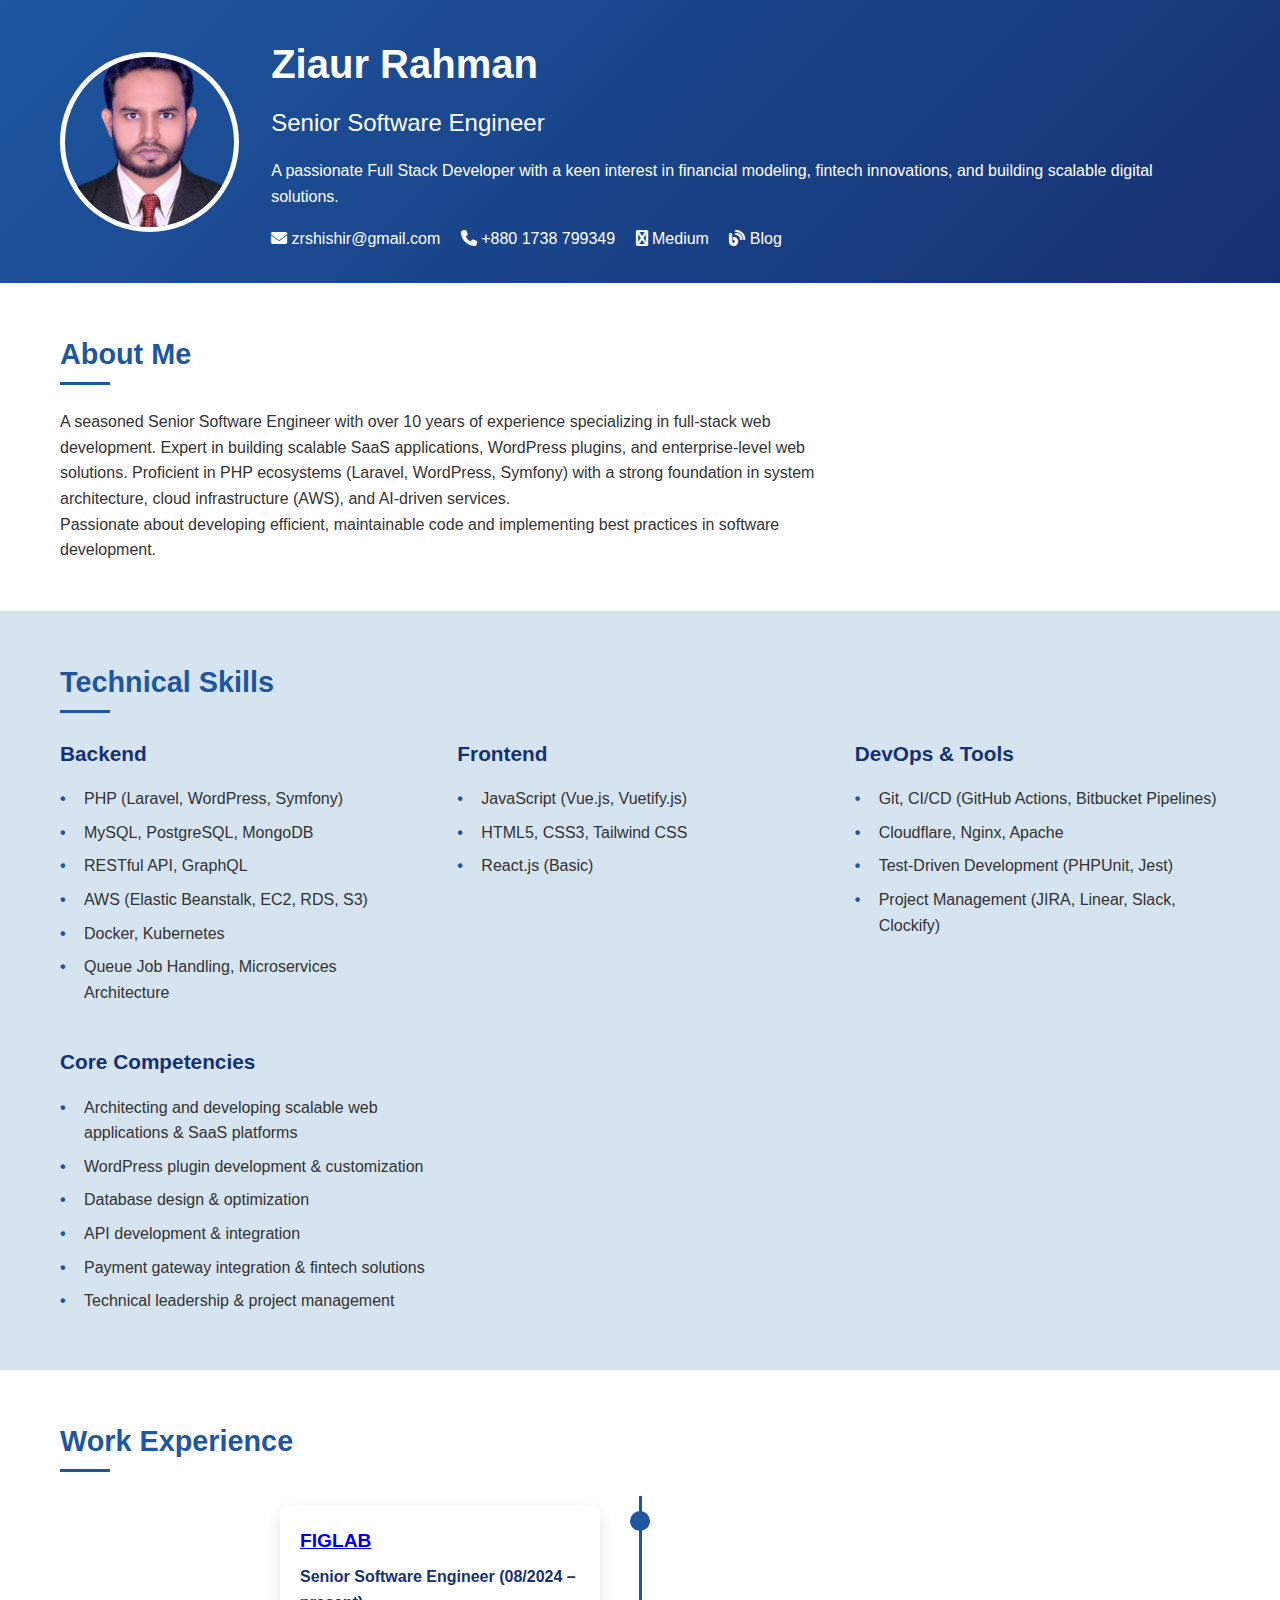
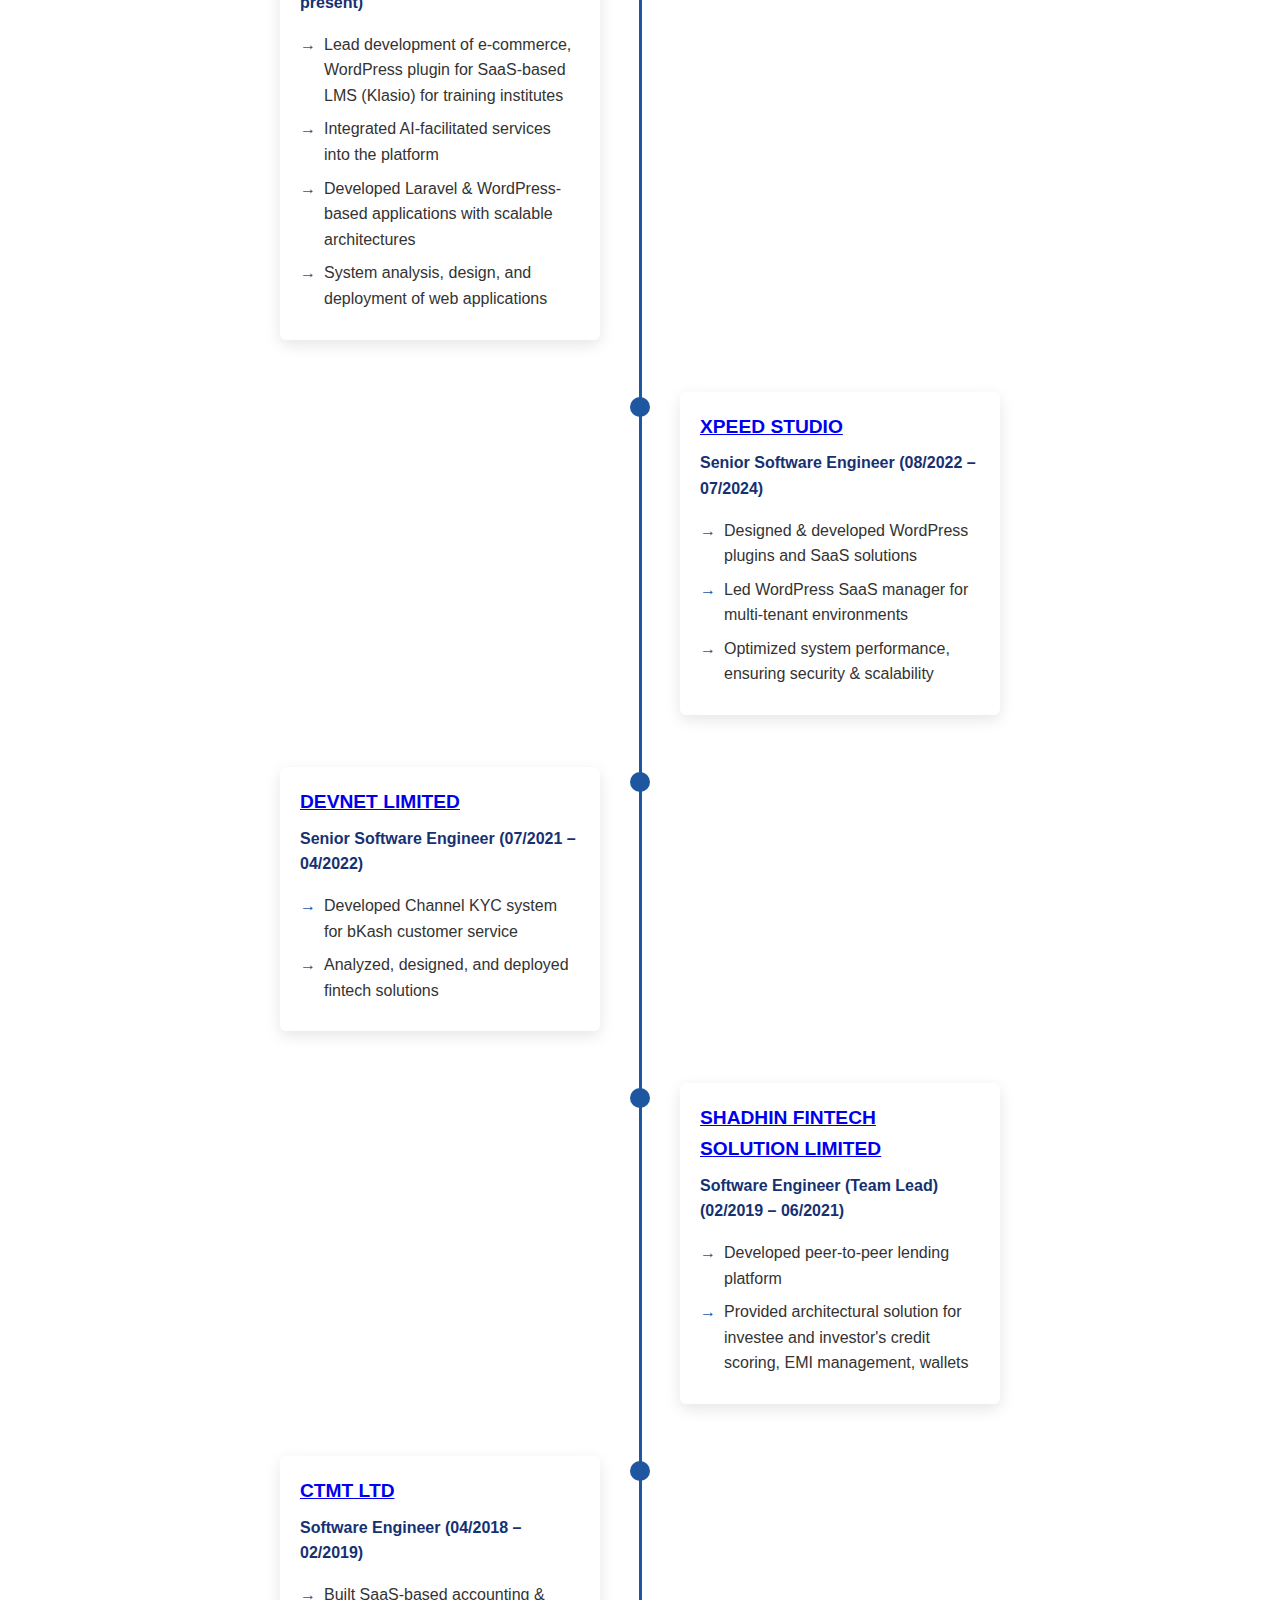
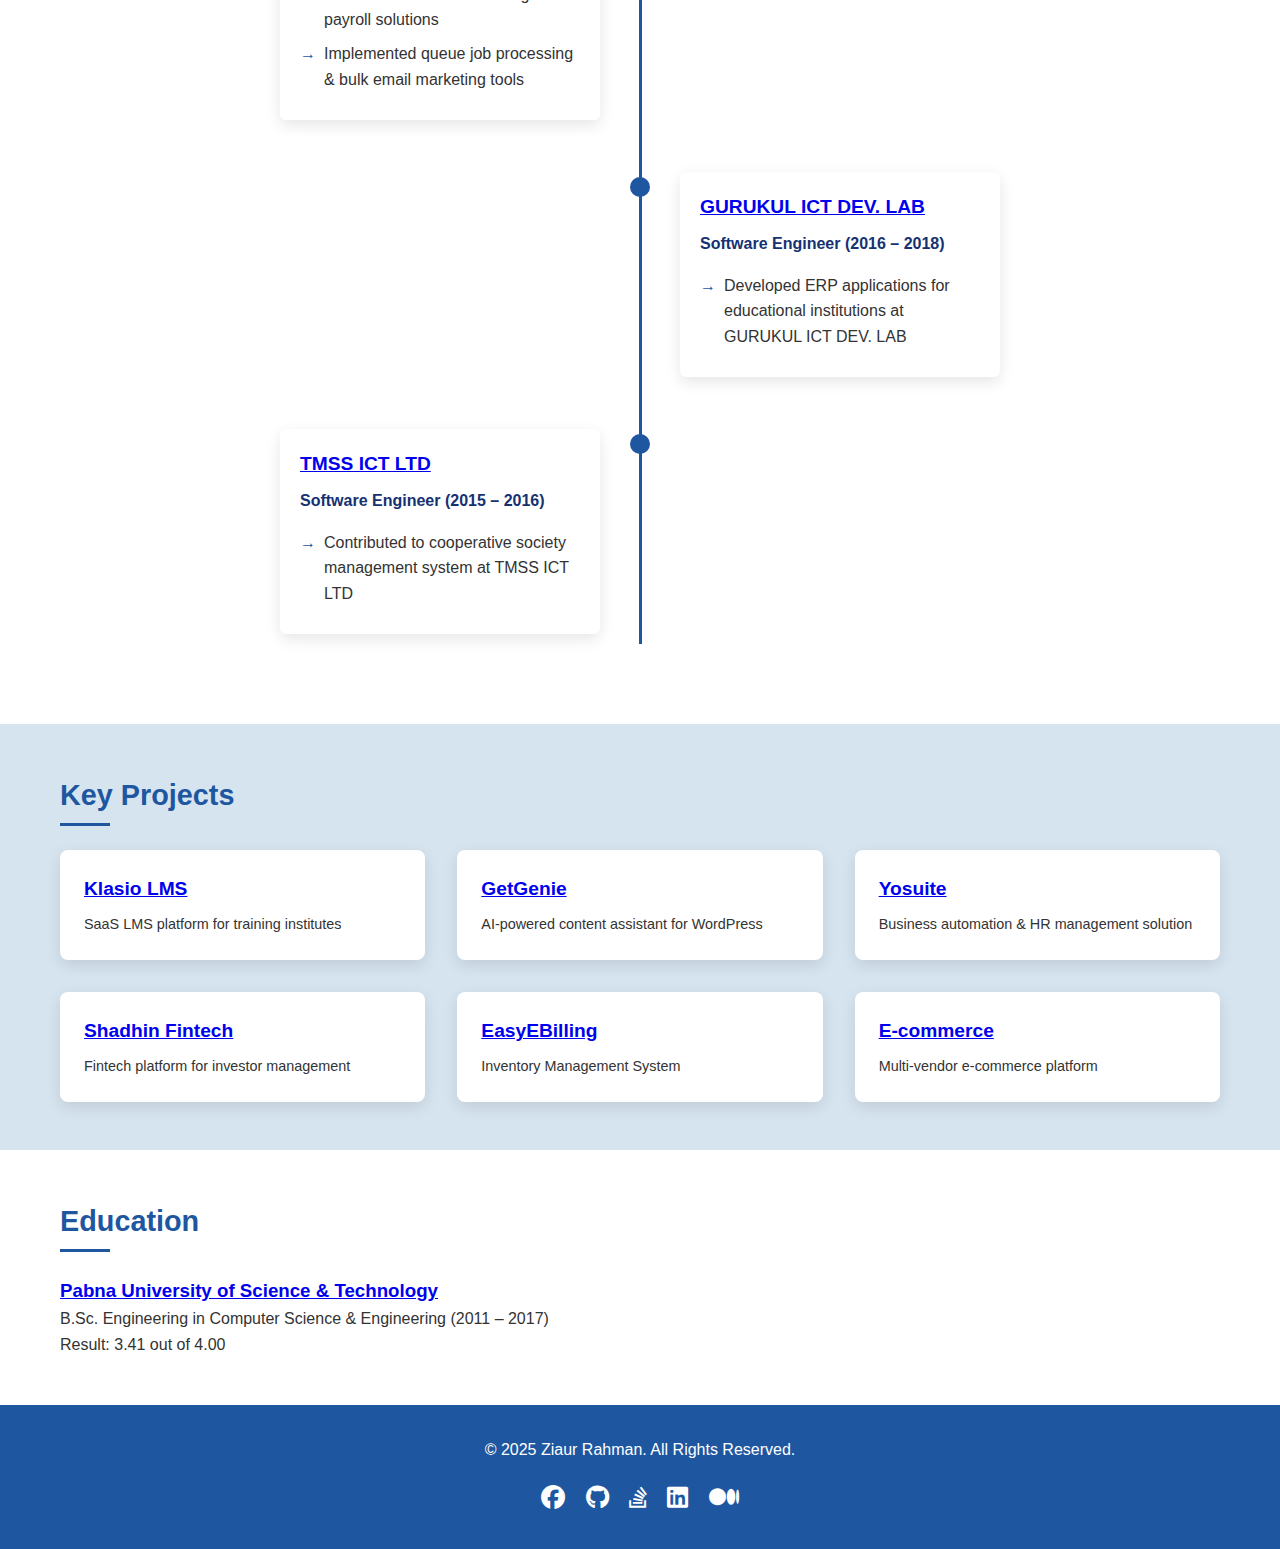
<file: index.html>
<!DOCTYPE html>
<html lang="en">
<head>
    <meta charset="UTF-8">
    <meta name="viewport" content="width=device-width, initial-scale=1.0">
    <title>Ziaur Rahman - Senior Software Engineer</title>
    <link rel="stylesheet" href="https://cdnjs.cloudflare.com/ajax/libs/font-awesome/6.4.0/css/all.min.css">
    <style>
        :root {
            --primary-color: #1e56a0;
            --secondary-color: #163172;
            --accent-color: #d6e4f0;
            --text-color: #333;
            --light-text: #f8f9fa;
        }
        
        * {
            margin: 0;
            padding: 0;
            box-sizing: border-box;
            font-family: 'Segoe UI', Tahoma, Geneva, Verdana, sans-serif;
        }
        
        body {
            color: var(--text-color);
            line-height: 1.6;
            background-color: #f8f9fa;
        }
        
        .container {
            max-width: 1200px;
            margin: 0 auto;
            padding: 0 20px;
        }
        
        /* Header */
        header {
            background: linear-gradient(135deg, var(--primary-color), var(--secondary-color));
            color: white;
            padding: 2rem 0;
        }
        
        .header-content {
            display: flex;
            flex-direction: column;
            align-items: center;
            text-align: center;
        }
        
        @media (min-width: 768px) {
            .header-content {
                flex-direction: row;
                text-align: left;
            }
        }
        
        .profile-img {
            width: 180px;
            height: 180px;
            border-radius: 50%;
            object-fit: cover;
            border: 5px solid white;
            margin-bottom: 1rem;
        }
        
        @media (min-width: 768px) {
            .profile-img {
                margin-right: 2rem;
                margin-bottom: 0;
            }
        }
        
        .header-text h1 {
            font-size: 2.5rem;
            margin-bottom: 0.5rem;
        }
        
        .header-text h2 {
            font-size: 1.5rem;
            font-weight: 400;
            margin-bottom: 1rem;
        }
        
        .contact-info {
            margin-top: 1rem;
        }
        
        .contact-info a {
            color: white;
            text-decoration: none;
            margin-right: 1rem;
        }
        
        /* About */
        .about {
            padding: 3rem 0;
            background-color: white;
        }
        
        .section-title {
            font-size: 1.8rem;
            color: var(--primary-color);
            margin-bottom: 1.5rem;
            position: relative;
            padding-bottom: 0.5rem;
        }
        
        .section-title::after {
            content: '';
            position: absolute;
            bottom: 0;
            left: 0;
            width: 50px;
            height: 3px;
            background-color: var(--primary-color);
        }
        
        .about-text {
            max-width: 800px;
        }
        
        /* Skills */
        .skills {
            padding: 3rem 0;
            background-color: var(--accent-color);
        }
        
        .skills-container {
            display: grid;
            grid-template-columns: repeat(auto-fill, minmax(300px, 1fr));
            gap: 2rem;
        }
        
        .skill-category h3 {
            font-size: 1.3rem;
            margin-bottom: 1rem;
            color: var(--secondary-color);
        }
        
        .skill-list {
            list-style: none;
        }
        
        .skill-list li {
            margin-bottom: 0.5rem;
            position: relative;
            padding-left: 1.5rem;
        }
        
        .skill-list li::before {
            content: "•";
            color: var(--primary-color);
            font-weight: bold;
            position: absolute;
            left: 0;
        }
        
        /* Experience */
        .experience {
            padding: 3rem 0;
            background-color: white;
        }
        
        .timeline {
            position: relative;
            max-width: 800px;
            margin: 0 auto;
        }
        
        .timeline::after {
            content: '';
            position: absolute;
            width: 3px;
            background-color: var(--primary-color);
            top: 0;
            bottom: 0;
            left: 50%;
            margin-left: -1.5px;
        }
        
        .timeline-item {
            padding: 10px 40px;
            position: relative;
            width: 50%;
            left: 0;
            margin-bottom: 2rem;
        }
        
        .timeline-item:nth-child(even) {
            left: 50%;
        }
        
        .timeline-item::after {
            content: '';
            position: absolute;
            width: 20px;
            height: 20px;
            right: -10px;
            top: 15px;
            border-radius: 50%;
            background-color: var(--primary-color);
            z-index: 1;
        }
        
        .timeline-item:nth-child(even)::after {
            left: -10px;
        }
        
        .timeline-content {
            padding: 20px;
            background-color: white;
            border-radius: 6px;
            box-shadow: 0 5px 15px rgba(0, 0, 0, 0.1);
        }
        
        .timeline-content h3 {
            font-size: 1.2rem;
            color: var(--primary-color);
            margin-bottom: 0.5rem;
        }
        
        .timeline-content h4 {
            font-size: 1rem;
            color: var(--secondary-color);
            margin-bottom: 1rem;
        }
        
        .timeline-content ul {
            list-style: none;
        }
        
        .timeline-content ul li {
            margin-bottom: 0.5rem;
            position: relative;
            padding-left: 1.5rem;
        }
        
        .timeline-content ul li::before {
            content: "→";
            color: var(--primary-color);
            position: absolute;
            left: 0;
        }
        
        @media screen and (max-width: 767px) {
            .timeline::after {
                left: 31px;
            }
            
            .timeline-item {
                width: 100%;
                padding-left: 70px;
                padding-right: 0;
                left: 0;
            }
            
            .timeline-item:nth-child(even) {
                left: 0;
            }
            
            .timeline-item::after {
                left: 21px;
                right: auto;
            }
            
            .timeline-item:nth-child(even)::after {
                left: 21px;
            }
        }
        
        /* Projects */
        .projects {
            padding: 3rem 0;
            background-color: var(--accent-color);
        }
        
        .projects-grid {
            display: grid;
            grid-template-columns: repeat(auto-fill, minmax(300px, 1fr));
            gap: 2rem;
        }
        
        .project-card {
            background-color: white;
            border-radius: 8px;
            overflow: hidden;
            box-shadow: 0 5px 15px rgba(0, 0, 0, 0.1);
            transition: transform 0.3s ease;
        }
        
        .project-card:hover {
            transform: translateY(-5px);
        }
        
        .project-content {
            padding: 1.5rem;
        }
        
        .project-content h3 {
            font-size: 1.2rem;
            color: var(--primary-color);
            margin-bottom: 0.5rem;
        }
        
        .project-content p {
            font-size: 0.9rem;
            color: var(--text-color);
        }
        
        /* Footer */
        footer {
            background: var(--primary-color);
            color: white;
            padding: 2rem 0;
            text-align: center;
        }
        
        .social-links {
            margin-top: 1rem;
        }
        
        .social-links a {
            color: white;
            font-size: 1.5rem;
            margin: 0 0.5rem;
            transition: color 0.3s ease;
        }
        
        .social-links a:hover {
            color: var(--accent-color);
        }
    </style>
</head>
<body>
    <!-- Header -->
    <header>
        <div class="container">
            <div class="header-content">
                <img src="/img/profile_pic.png" alt="Ebrahim Mia" class="profile-img">
                <div class="header-text">
                    <h1>Ziaur Rahman</h1>
                    <h2>Senior Software Engineer</h2>
                    <p>A passionate Full Stack Developer with a keen interest in financial modeling, fintech innovations, and building scalable digital solutions.</p>
                    <div class="contact-info">
                        <a href="mailto:zrshishir@gmail.com"><i class="fas fa-envelope"></i> zrshishir@gmail.com</a>
                        <a href="tel:+8801738799349"><i class="fas fa-phone"></i> +880 1738 799349</a>
                        <a href="https://www.medium.com/@zrshishir" target="_blank"><i class="fas fa-medium"></i> Medium</a>
                        <a href="http://zrshishir.blogspot.com" target="_blank"><i class="fas fa-blog"></i> Blog</a>
                    </div>
                </div>
            </div>
        </div>
    </header>

    <!-- About Section -->
    <section class="about">
        <div class="container">
            <h2 class="section-title">About Me</h2>
            <div class="about-text">
                <p>A seasoned Senior Software Engineer with over <script>document.write(new Date().getFullYear() - 2016);</script> years of experience specializing in full-stack web development. Expert in building scalable SaaS applications, WordPress plugins, and enterprise-level web solutions. Proficient in PHP ecosystems (Laravel, WordPress, Symfony) with a strong foundation in system architecture, cloud infrastructure (AWS), and AI-driven services.</p>
                <p>Passionate about developing efficient, maintainable code and implementing best practices in software development.</p>
            </div>
        </div>
    </section>

    <!-- Skills Section -->
    <section class="skills">
        <div class="container">
            <h2 class="section-title">Technical Skills</h2>
            <div class="skills-container">
                <div class="skill-category">
                    <h3>Backend</h3>
                    <ul class="skill-list">
                        <li>PHP (Laravel, WordPress, Symfony)</li>
                        <li>MySQL, PostgreSQL, MongoDB</li>
                        <li>RESTful API, GraphQL</li>
                        <li>AWS (Elastic Beanstalk, EC2, RDS, S3)</li>
                        <li>Docker, Kubernetes</li>
                        <li>Queue Job Handling, Microservices Architecture</li>
                    </ul>
                </div>
                <div class="skill-category">
                    <h3>Frontend</h3>
                    <ul class="skill-list">
                        <li>JavaScript (Vue.js, Vuetify.js)</li>
                        <li>HTML5, CSS3, Tailwind CSS</li>
                        <li>React.js (Basic)</li>
                    </ul>
                </div>
                <div class="skill-category">
                    <h3>DevOps & Tools</h3>
                    <ul class="skill-list">
                        <li>Git, CI/CD (GitHub Actions, Bitbucket Pipelines)</li>
                        <li>Cloudflare, Nginx, Apache</li>
                        <li>Test-Driven Development (PHPUnit, Jest)</li>
                        <li>Project Management (JIRA, Linear, Slack, Clockify)</li>
                    </ul>
                </div>
                <div class="skill-category">
                    <h3>Core Competencies</h3>
                    <ul class="skill-list">
                        <li>Architecting and developing scalable web applications & SaaS platforms</li>
                        <li>WordPress plugin development & customization</li>
                        <li>Database design & optimization</li>
                        <li>API development & integration</li>
                        <li>Payment gateway integration & fintech solutions</li>
                        <li>Technical leadership & project management</li>
                    </ul>
                </div>
            </div>
        </div>
    </section>

    <!-- Experience Section -->
    <section class="experience">
        <div class="container">
            <h2 class="section-title">Work Experience</h2>
            <div class="timeline">
                <div class="timeline-item">
                    <div class="timeline-content">
                        <h3><a href="https://figlab.io/" target="_blank">FIGLAB</a></h3>
                        <h4>Senior Software Engineer (08/2024 – present)</h4>
                        <ul>
                            <li>Lead development of e-commerce, WordPress plugin for SaaS-based LMS (Klasio) for training institutes</li>
                            <li>Integrated AI-facilitated services into the platform</li>
                            <li>Developed Laravel & WordPress-based applications with scalable architectures</li>
                            <li>System analysis, design, and deployment of web applications</li>
                        </ul>
                    </div>
                </div>
                <div class="timeline-item">
                    <div class="timeline-content">
                        <h3><a href="https://xpeedstudio.com/" target="_blank">XPEED STUDIO</a></h3>
                        <h4>Senior Software Engineer (08/2022 – 07/2024)</h4>
                        <ul>
                            <li>Designed & developed WordPress plugins and SaaS solutions</li>
                            <li>Led WordPress SaaS manager for multi-tenant environments</li>
                            <li>Optimized system performance, ensuring security & scalability</li>
                        </ul>
                    </div>
                </div>
                <div class="timeline-item">
                    <div class="timeline-content">
                        <h3><a href="https://devnetlimited.com/" target="_blank">DEVNET LIMITED</a></h3>
                        <h4>Senior Software Engineer (07/2021 – 04/2022)</h4>
                        <ul>
                            <li>Developed Channel KYC system for bKash customer service</li>
                            <li>Analyzed, designed, and deployed fintech solutions</li>
                        </ul>
                    </div>
                </div>
                <div class="timeline-item">
                    <div class="timeline-content">
                        <h3><a href="https://shadhinbd.com/" target="_blank">SHADHIN FINTECH SOLUTION LIMITED</a></h3>
                        <h4>Software Engineer (Team Lead) (02/2019 – 06/2021)</h4>
                        <ul>
                            <li>Developed peer-to-peer lending platform</li>
                            <li>Provided architectural solution for investee and investor's credit scoring, EMI management, wallets</li>
                        </ul>
                    </div>
                </div>
                <div class="timeline-item">
                    <div class="timeline-content">
                        <h3><a href="https://ctmt.com.bd/" target="_blank">CTMT LTD</a></h3>
                        <h4>Software Engineer (04/2018 – 02/2019)</h4>
                        <ul>
                            <li>Built SaaS-based accounting & payroll solutions</li>
                            <li>Implemented queue job processing & bulk email marketing tools</li>
                        </ul>
                    </div>
                </div>
                <div class="timeline-item">
                    <div class="timeline-content">
                        <h3><a href="https://gurukulictdevlab.com/" target="_blank">GURUKUL ICT DEV. LAB</a></h3>
                        <h4>Software Engineer (2016 – 2018)</h4>
                        <ul>
                            <li>Developed ERP applications for educational institutions at GURUKUL ICT DEV. LAB</li>
                        </ul>
                    </div>
                </div>
                <div class="timeline-item">
                    <div class="timeline-content">
                        <h3><a href="https://tmss-ict.com/" target="_blank">TMSS ICT LTD</a></h3>
                        <h4>Software Engineer (2015 – 2016)</h4>
                        <ul>
                            <li>Contributed to cooperative society management system at TMSS ICT LTD</li>
                        </ul>
                    </div>
                </div>
            </div>
        </div>
    </section>

    <!-- Projects Section -->
    <section class="projects">
        <div class="container">
            <h2 class="section-title">Key Projects</h2>
            <div class="projects-grid">
                <div class="project-card">
                    <div class="project-content">
                        <h3><a href="https://klasio.com/" target="_blank">Klasio LMS</a></h3>
                        <p>SaaS LMS platform for training institutes</p>
                    </div>
                </div>
                <div class="project-card">
                    <div class="project-content">
                        <h3><a href="https://getgenie.ai/" target="_blank">GetGenie</a></h3>
                        <p>AI-powered content assistant for WordPress</p>
                    </div>
                </div>
                <div class="project-card">
                    <div class="project-content">
                        <h3><a href="https://yosuite.com/" target="_blank">Yosuite</a></h3>
                        <p>Business automation & HR management solution</p>
                    </div>
                </div>
                <div class="project-card">
                    <div class="project-content">
                        <h3><a href="https://shadhinbd.com/" target="_blank">Shadhin Fintech</a></h3>
                        <p>Fintech platform for investor management</p>
                    </div>
                </div>
                <div class="project-card">
                    <div class="project-content">
                        <h3><a href="https://easyebilling.com/" target="_blank">EasyEBilling</a></h3>
                        <p>Inventory Management System</p>
                    </div>
                </div>
                <div class="project-card">
                    <div class="project-content">
                        <h3><a href="https://perfumance.figlab.co/" target="_blank">E-commerce</a></h3>
                        <p>Multi-vendor e-commerce platform</p>
                    </div>
                </div>
            </div>
        </div>
    </section>

    <!-- Education Section -->
    <section class="about">
        <div class="container">
            <h2 class="section-title">Education</h2>
            <div class="about-text">
                <h3><a href="https://pust.ac.bd/" target="_blank">Pabna University of Science & Technology</a></h3>
                <p>B.Sc. Engineering in Computer Science & Engineering (2011 – 2017)</p>
                <p>Result: 3.41 out of 4.00</p>
            </div>
        </div>
    </section>

    <!-- Footer -->
    <footer>
        <div class="container">
            <p>© 2025 Ziaur Rahman. All Rights Reserved.</p>
            <div class="social-links">
                <a href="https://www.facebook.com/ziaur.rahman.7921975" target="_blank"><i class="fab fa-facebook"></i></a>
                <a href="https://github.com/zrshishir" target="_blank"><i class="fab fa-github"></i></a>
                <a href="https://stackoverflow.com/users/4472398/ziaur-rahman" target="_blank"><i class="fab fa-stack-overflow"></i></a>
                <a href="https://www.linkedin.com/in/ziaur-rahman-556330121/" target="_blank"><i class="fab fa-linkedin"></i></a>
                <a href="https://medium.com/@zrshishir" target="_blank"><i class="fab fa-medium"></i></a>
            </div>
        </div>
    </footer>
</body>
</html>
</file>
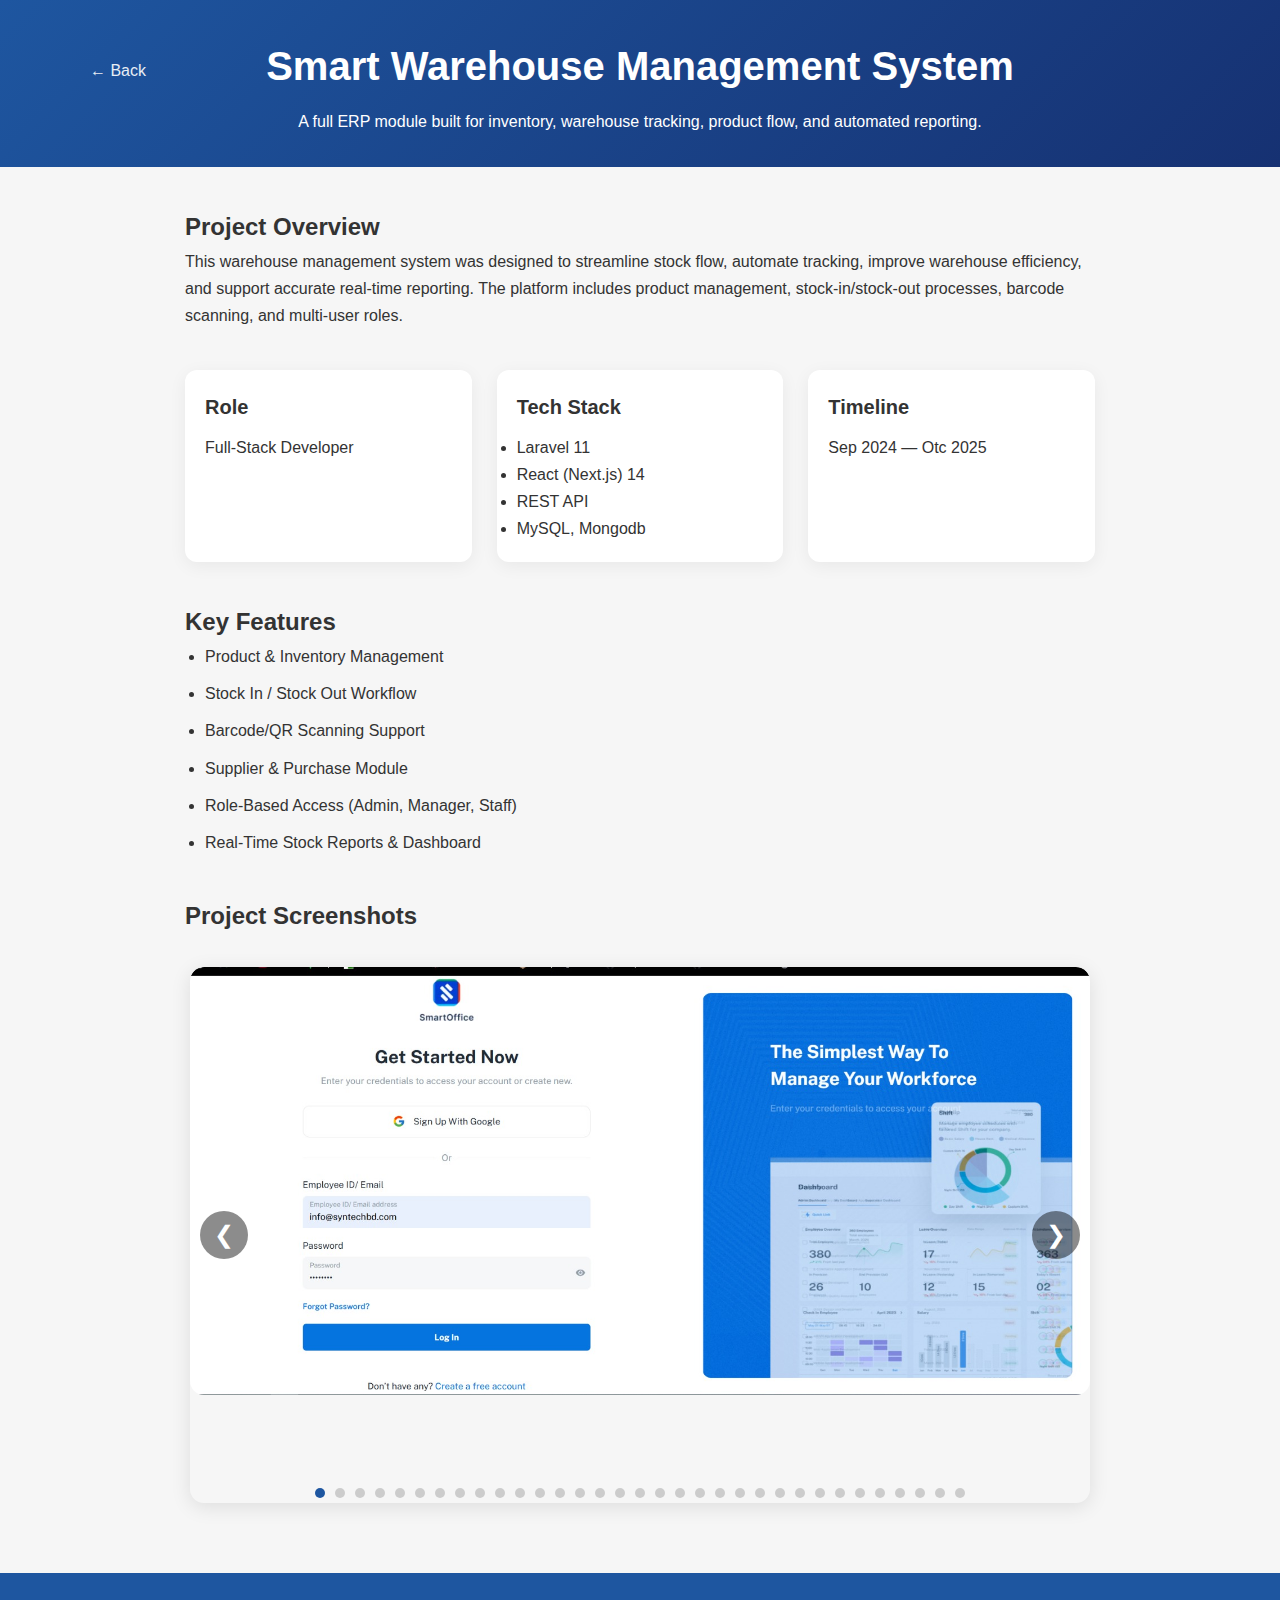
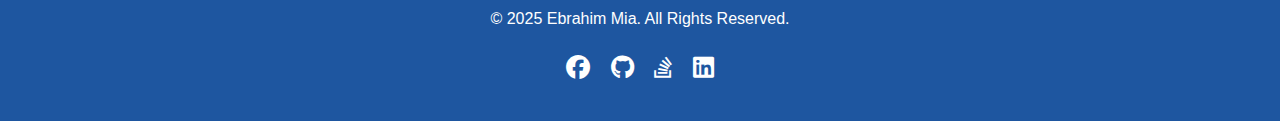
<file: projects/warehouse.html>
<!DOCTYPE html>
<html lang="en">
<head>
    <meta charset="UTF-8">
    <meta name="viewport" content="width=device-width, initial-scale=1.0">
    <title>Smart Warehouse Management System</title>
    <link rel="stylesheet" href="https://cdnjs.cloudflare.com/ajax/libs/font-awesome/6.4.0/css/all.min.css">
    <link rel="stylesheet" href="../css/warehouse.css" />

</head>
<body>
    <!-- Header -->
    <header>
        <div class="container">
            <div class="header-content">
                <div class="header-text">
                    <a href="../index.html" class="back-btn">← Back</a>
                    <h1>Smart Warehouse Management System</h1>
                    <p class="subtitle">
                        A full ERP module built for inventory, warehouse tracking, product flow, and automated reporting.
                    </p>
                </div>
            </div>
        </div>
    </header>

    <section class="overview">
        <h2>Project Overview</h2>
        <p>
            This warehouse management system was designed to streamline stock flow, automate tracking,
            improve warehouse efficiency, and support accurate real-time reporting. The platform includes
            product management, stock-in/stock-out processes, barcode scanning, and multi-user roles.
        </p>
    </section>

    <section class="project-info">
        <div>
            <h3>Role</h3>
            <p>Full-Stack Developer</p>
        </div>

        <div>
            <h3>Tech Stack</h3>
            <ul>
                <li>Laravel 11</li>
                <li>React (Next.js) 14</li>
                <li>REST API</li>
                <li>MySQL, Mongodb</li>
            </ul>
        </div>

        <div>
            <h3>Timeline</h3>
            <p>Sep 2024 — Otc 2025</p>
        </div>
    </section>

    <section class="features">
        <h2>Key Features</h2>
        <ul>
            <li>Product & Inventory Management</li>
            <li>Stock In / Stock Out Workflow</li>
            <li>Barcode/QR Scanning Support</li>
            <li>Supplier & Purchase Module</li>
            <li>Role-Based Access (Admin, Manager, Staff)</li>
            <li>Real-Time Stock Reports & Dashboard</li>
        </ul>
    </section>
    <!-- GALLERY -->
    <section class="gallery">
        <h2>Project Screenshots</h2>

        <div class="carousel-container">
            <button class="carousel-btn prev">❮</button>
            <div class="carousel-track">
                <div class="carousel-slide">
                    <img src="../img/warehouse/HomePage.jpeg" alt="Home Page">
                </div>
                <div class="carousel-slide">
                    <img src="../img/warehouse/Dashboard3.jpeg" alt="Dashboard">
                </div>
                <div class="carousel-slide">
                    <img src="../img/warehouse/Dashboard4.jpeg" alt="Dashboard">
                    <div class="caption">Dashboard</div>
                </div>
                <div class="carousel-slide">
                    <img src="../img/warehouse/User.jpeg" alt="User">
                </div>
                <div class="carousel-slide">
                    <img src="../img/warehouse/Barcode.jpeg" alt="Barcode">
                </div>
                <div class="carousel-slide">
                    <img src="../img/warehouse/Barcode2.jpeg" alt="Barcode">
                </div>
                <div class="carousel-slide">
                    <img src="../img/warehouse/SKU.jpeg" alt="SKU">
                </div>
                <div class="carousel-slide">
                    <img src="../img/warehouse/sku2.jpeg" alt="SKU">
                </div>
                <div class="carousel-slide">
                    <img src="../img/warehouse/Batch.jpeg" alt="Batch">
                </div>
                <div class="carousel-slide">
                    <img src="../img/warehouse/warehouse.jpeg" alt="Warehouse">
                </div>
                <div class="carousel-slide">
                    <img src="../img/warehouse/createWarehouse.jpeg" alt="Create warehouse">
                </div>
                <div class="carousel-slide">
                    <img src="../img/warehouse/Location.jpeg" alt="Location">
                </div>
                <div class="carousel-slide">
                    <img src="../img/warehouse/Location2.jpeg" alt="Location">
                </div>
                <div class="carousel-slide">
                    <img src="../img/warehouse/Vendor.jpeg" alt="Vendor List">
                </div>
                <div class="carousel-slide">
                    <img src="../img/warehouse/Vendor2.jpeg" alt="Create Vendor">
                </div>
                <div class="carousel-slide">
                    <img src="../img/warehouse/Item.jpeg" alt="Item List">
                </div>
                <div class="carousel-slide">
                    <img src="../img/warehouse/Item2.jpeg" alt="Item Details">
                </div>
                <div class="carousel-slide">
                    <img src="../img/warehouse/Item3.jpeg" alt="Item Variants">
                    <div class="caption">Item Variants</div>
                </div>
                <div class="carousel-slide">
                    <img src="../img/warehouse/ItemCheckin.jpeg" alt="Item Checkin">
                </div>
                <div class="carousel-slide">
                    <img src="../img/warehouse/ItemCheckin2.jpeg" alt="Item Checkin Variants">
                </div>
                <div class="carousel-slide">
                    <img src="../img/warehouse/ItemCheckout.jpeg" alt="Item Checkout">
                </div>
                <div class="carousel-slide">
                    <img src="../img/warehouse/Workflow.jpeg" alt="Workflow">
                </div>
                <div class="carousel-slide">
                    <img src="../img/warehouse/workflow2.jpeg" alt="Workflow">
                </div>
                <div class="carousel-slide">
                    <img src="../img/warehouse/Workflow_checkin.jpeg" alt="Workflow">
                </div>
                <div class="carousel-slide">
                    <img src="../img/warehouse/workflowStatus.jpeg" alt="Workflow">
                </div>
                <div class="carousel-slide">
                    <img src="../img/warehouse/Report.jpeg" alt="Report">
                </div>
                <div class="carousel-slide">
                    <img src="../img/warehouse/Report2.jpeg" alt="Report">
                </div>
                <div class="carousel-slide">
                    <img src="../img/warehouse/Report3.jpeg" alt="Report">
                </div>
                <div class="carousel-slide">
                    <img src="../img/warehouse/Permission.jpeg" alt="Permission">
                </div>
                <div class="carousel-slide">
                    <img src="../img/warehouse/Permission3.jpeg" alt="Permission">
                </div>
                <div class="carousel-slide">
                    <img src="../img/warehouse/Permission4.jpeg" alt="Permission">
                </div>
                <div class="carousel-slide">
                    <img src="../img/warehouse/Permission5.jpeg" alt="Permission">
                </div>
                <div class="carousel-slide">
                    <img src="../img/warehouse/InventoryAudit.jpeg" alt="Inventory Audit">
                </div>
            </div>
            <button class="carousel-btn next">❯</button>
            <div class="carousel-dots"></div>
        </div>

        <div class="carousel-dots"></div>
    </section>

    <!-- Footer -->
    <footer>
        <div class="container">
            <p>© 2025 Ebrahim Mia. All Rights Reserved.</p>
            <div class="social-links">
                <a href="https://www.facebook.com/ebrahim.sh.106" target="_blank"><i class="fab fa-facebook"></i></a>
                <a href="https://github.com/ebrahim0141" target="_blank"><i class="fab fa-github"></i></a>
                <a href="https://stackoverflow.com/users/12230521/ebrahim-mia?tab=profile" target="_blank"><i class="fab fa-stack-overflow"></i></a>
                <a href="https://www.linkedin.com/in/ekme/" target="_blank"><i class="fab fa-linkedin"></i></a>
            </div>
        </div>
    </footer>

    <script>
        const track = document.querySelector('.carousel-track');
        const slides = Array.from(track.children);
        const nextBtn = document.querySelector('.next');
        const prevBtn = document.querySelector('.prev');
        const dotsContainer = document.querySelector('.carousel-dots');

        let currentIndex = 0;

        /* Create dots dynamically */
        slides.forEach((_, i) => {
            const dot = document.createElement("div");
            if (i === 0) dot.classList.add("active");
            dotsContainer.appendChild(dot);
        });

        /* Navigation dots */
        const dots = Array.from(dotsContainer.children);

        function updateCarousel() {
            track.style.transform = `translateX(-${currentIndex * 100}%)`;

            dots.forEach(dot => dot.classList.remove("active"));
            dots[currentIndex].classList.add("active");
        }

        nextBtn.addEventListener("click", () => {
            currentIndex = (currentIndex + 1) % slides.length;
            updateCarousel();
        });

        prevBtn.addEventListener("click", () => {
            currentIndex = (currentIndex - 1 + slides.length) % slides.length;
            updateCarousel();
        });

        dots.forEach((dot, index) => {
            dot.addEventListener("click", () => {
                currentIndex = index;
                updateCarousel();
            });
        });
    </script>
</body>
</html>
</file>
<file: css/warehouse.css>
:root {
    --primary-color: #1e56a0;
    --secondary-color: #163172;
    --accent-color: #d6e4f0;
    --text-color: #333;
    --light-text: #f8f9fa;
}

* {
    margin: 0;
    padding: 0;
    box-sizing: border-box;
    font-family: 'Segoe UI', Tahoma, Geneva, Verdana, sans-serif;
}

body {
    font-family: "Inter", sans-serif;
    background: #f6f6f6;
    color: #333;
    line-height: 1.7;
    margin: 0;
}

/* Container */
.container {
    max-width: 1200px;
    margin: 0 auto;
    padding: 0 20px;
}

section {
    max-width: 950px;
    margin: 40px auto;
    padding: 0 20px;
}

/* Header */
header {
    background: linear-gradient(135deg, var(--primary-color), var(--secondary-color));
    color: white;
    padding: 2rem 0;
}

.header-content {
    display: flex;
    flex-direction: column !important;
    align-items: center !important;
    justify-content: center;
    text-align: center !important;
    position: relative;
}

@media (min-width: 768px) {
    .header-content {
        flex-direction: row;
        text-align: left;
    }
}

.header-text h1 {
    font-size: 2.5rem;
    margin-bottom: 0.5rem;
}

.header-text h2 {
    font-size: 1.5rem;
    font-weight: 400;
    margin-bottom: 1rem;
}

/* Hero */
.hero {
    background: linear-gradient(to bottom right, #1a73e8, #4285f4);
    padding: 60px 20px;
    text-align: center;
    color: #fff;
}

.hero h1 {
    font-size: 42px;
    margin-bottom: 10px;
}

.hero .subtitle {
    font-size: 18px;
    opacity: 0.9;
    max-width: 700px;
    margin: auto;
}

.back-btn {
    position: absolute;
    left: 30px;
    top: 25px;
    color: white;
    text-decoration: none;
    font-size: 16px;
    opacity: 0.9;
}

/* Project Info Cards */
.project-info {
    display: grid;
    grid-template-columns: repeat(auto-fit, minmax(250px, 1fr));
    gap: 25px;
}

.project-info div {
    background: white;
    padding: 20px;
    border-radius: 12px;
    box-shadow: 0 4px 18px rgba(0,0,0,0.06);
}

.project-info h3 {
    margin: 0 0 10px 0;
    font-size: 20px;
}

/* Features */
.features ul {
    padding-left: 20px;
}

.features li {
    margin-bottom: 10px;
}

/* Image Gallery */
.gallery h2 {
    margin-bottom: 20px;
}

.img-gallery {
    display: grid;
    grid-template-columns: repeat(auto-fit, minmax(300px, 1fr));
    gap: 20px;
}

.img-gallery img {
    width: 100%;
    border-radius: 12px;
    cursor: pointer;
    transition: transform 0.25s ease, box-shadow 0.25s ease;
    box-shadow: 0 4px 18px rgba(0,0,0,0.08);
}

.img-gallery img:hover {
    transform: scale(1.03);
    box-shadow: 0 6px 25px rgba(0,0,0,0.14);
}

/* Footer */
footer {
    background: var(--primary-color);
    color: white;
    padding: 2rem 0;
    text-align: center;
}

.social-links {
    margin-top: 1rem;
}

.social-links a {
    color: white;
    font-size: 1.5rem;
    margin: 0 0.5rem;
    transition: color 0.3s ease;
}

.social-links a:hover {
    color: var(--accent-color);
}

/* Carousel */
.carousel-container {
    position: relative;
    overflow: hidden;
    width: 100%;
    max-width: 900px;
    margin: 30px auto;
    border-radius: 14px;
    box-shadow: 0 4px 20px rgba(0,0,0,0.1);
}

.carousel-track {
    display: flex;
    transition: transform 0.45s ease-in-out;
}

.carousel-slide {
    min-width: 100%;
    position: relative;
}

.carousel-slide img {
    width: 100%;
    display: block;
    border-radius: 14px;
}

.carousel-slide .caption {
    position: absolute;
    bottom: 10px;
    left: 10px;
    color: #fff;
    background: rgba(0,0,0,0.5);
    padding: 5px 10px;
    border-radius: 4px;
    font-size: 14px;
    font-weight: bold;
}

/* Carousel Buttons */
.carousel-btn {
    position: absolute;
    top: 50%;
    transform: translateY(-50%);
    background: rgba(0,0,0,0.45);
    border: none;
    color: white;
    font-size: 24px;
    padding: 10px 14px;
    cursor: pointer;
    border-radius: 50%;
    transition: background 0.2s ease;
    z-index: 10;
}

.carousel-btn:hover {
    background: rgba(0,0,0,0.7);
}

.prev { left: 10px; }
.next { right: 10px; }

/* Carousel Dots */
.carousel-dots {
    display: flex;
    justify-content: center;
    margin-top: 12px;
}

.carousel-dots div {
    width: 10px;
    height: 10px;
    margin: 5px;
    background: #ccc;
    border-radius: 50%;
    cursor: pointer;
    transition: background 0.2s;
}

.carousel-dots .active {
    background: #1e56a0;
}
</file>
